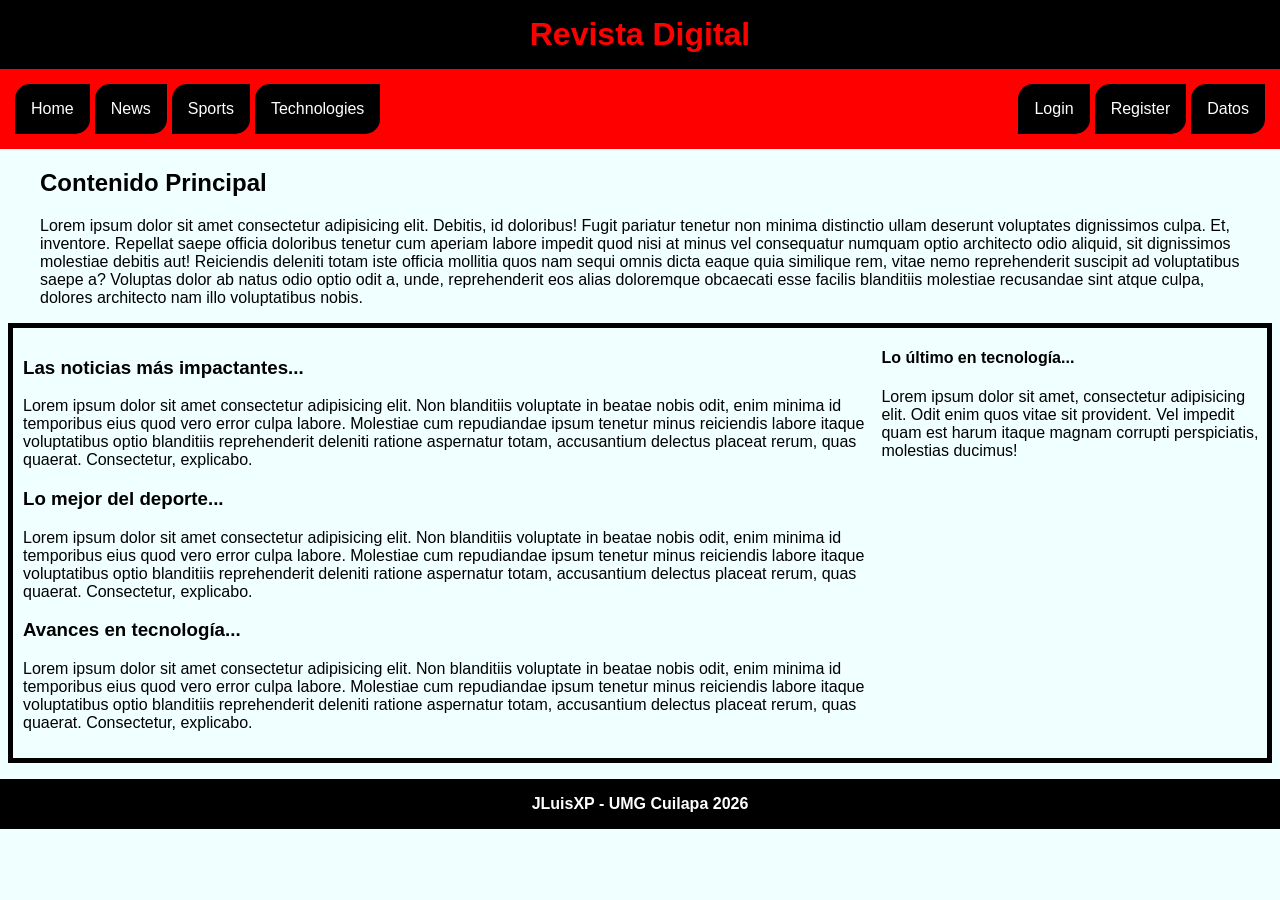
<file: index.html>
<!DOCTYPE html>
<html lang="en">

<head>
    <meta charset="UTF-8">
    <meta name="viewport" content="width=device-width, initial-scale=1.0">
    <title>Document</title>

    <link rel="stylesheet" href="css/style.css">
</head>

<body>

    <header>

        <h1>Revista Digital</h1>

        <nav>

            <ul>

                <li><a href="">Home</a></li>
                <li><a href="">News</a></li>
                <li><a href="">Sports</a></li>
                <li><a href="">Technologies</a></li>

            </ul>

            <ul>
                <li><a href="auth/login-form.html">Login</a></li>
                <li><a href="auth/register-form.html">Register</a></li>
                <li>
                    <a href="auth/datos-form.html">Datos</a>
                </li>
            </ul>


        </nav>

    </header>

    <main>

        <h2>Contenido Principal</h2>

        <p>
            Lorem ipsum dolor sit amet consectetur adipisicing elit. Debitis, id doloribus! Fugit pariatur tenetur non
            minima distinctio ullam deserunt voluptates dignissimos culpa. Et, inventore. Repellat saepe officia
            doloribus tenetur cum aperiam labore impedit quod nisi at minus vel consequatur numquam optio architecto
            odio aliquid, sit dignissimos molestiae debitis aut! Reiciendis deleniti totam iste officia mollitia quos
            nam sequi omnis dicta eaque quia similique rem, vitae nemo reprehenderit suscipit ad voluptatibus saepe a?
            Voluptas dolor ab natus odio optio odit a, unde, reprehenderit eos alias doloremque obcaecati esse facilis
            blanditiis molestiae recusandae sint atque culpa, dolores architecto nam illo voluptatibus nobis.
        </p>

    </main>

    <div class="container">

        <section>
            <article>
                <h3>Las noticias más impactantes...</h3>
                <p>
                    Lorem ipsum dolor sit amet consectetur adipisicing elit. Non blanditiis voluptate in beatae nobis
                    odit, enim minima id temporibus eius quod vero error culpa labore. Molestiae cum repudiandae ipsum
                    tenetur minus reiciendis labore itaque voluptatibus optio blanditiis reprehenderit deleniti ratione
                    aspernatur totam, accusantium delectus placeat rerum, quas quaerat. Consectetur, explicabo.
                </p>
            </article>

            <article>
                <h3>Lo mejor del deporte...</h3>
                <p>
                    Lorem ipsum dolor sit amet consectetur adipisicing elit. Non blanditiis voluptate in beatae nobis
                    odit, enim minima id temporibus eius quod vero error culpa labore. Molestiae cum repudiandae ipsum
                    tenetur minus reiciendis labore itaque voluptatibus optio blanditiis reprehenderit deleniti ratione
                    aspernatur totam, accusantium delectus placeat rerum, quas quaerat. Consectetur, explicabo.
                </p>
            </article>

            <article>
                <h3>Avances en tecnología...</h3>
                <p>
                    Lorem ipsum dolor sit amet consectetur adipisicing elit. Non blanditiis voluptate in beatae nobis
                    odit, enim minima id temporibus eius quod vero error culpa labore. Molestiae cum repudiandae ipsum
                    tenetur minus reiciendis labore itaque voluptatibus optio blanditiis reprehenderit deleniti ratione
                    aspernatur totam, accusantium delectus placeat rerum, quas quaerat. Consectetur, explicabo.
                </p>
            </article>


        </section>

        <aside>
            <h4>Lo último en tecnología...</h4>
            <p>
                Lorem ipsum dolor sit amet, consectetur adipisicing elit. Odit enim quos vitae sit provident. Vel
                impedit quam est harum itaque magnam corrupti perspiciatis, molestias ducimus!
            </p>
        </aside>

    </div>

    <footer>
        <strong>JLuisXP - UMG Cuilapa 2026</strong>
    </footer>

</body>



</html>
</file>
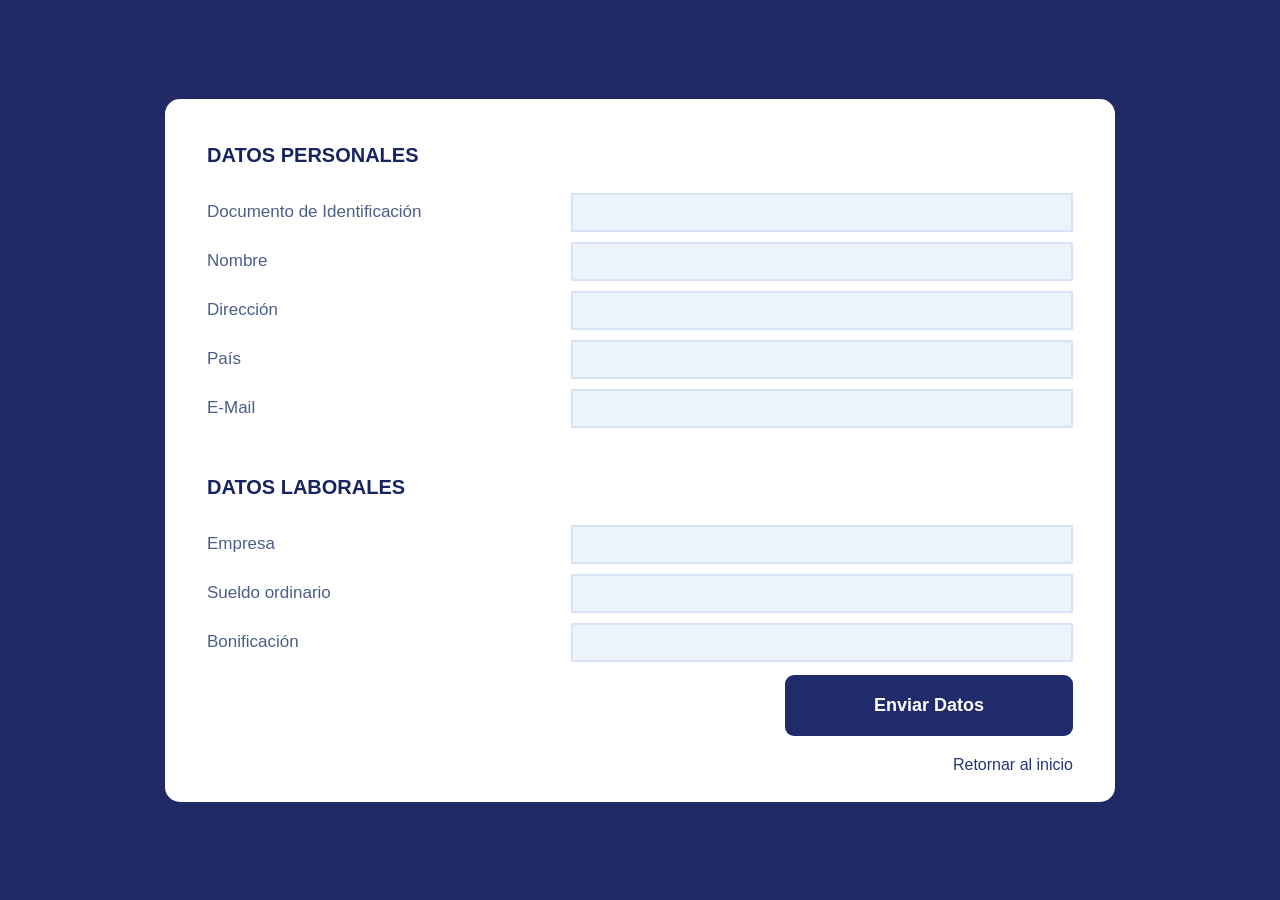
<file: auth/datos-form.html>
<!DOCTYPE html>
<html lang="es">

<head>
    <meta charset="UTF-8">
    <meta name="viewport" content="width=device-width, initial-scale=1.0">

    <title>Formulario de Datos</title>

    <link rel="stylesheet" href="../css/datos-form.css">
</head>

<body>

    <main class="form-container">

        <form action="#" method="post">

            <section class="form-section">

                <h2>DATOS PERSONALES</h2>

                <div class="form-row">
                    <label for="documento">
                        Documento de Identificación
                    </label>

                    <input
                        type="text"
                        id="documento"
                        name="documento"
                        required
                    >
                </div>

                <div class="form-row">
                    <label for="nombre">Nombre</label>

                    <input
                        type="text"
                        id="nombre"
                        name="nombre"
                        required
                    >
                </div>

                <div class="form-row">
                    <label for="direccion">Dirección</label>

                    <input
                        type="text"
                        id="direccion"
                        name="direccion"
                        required
                    >
                </div>

                <div class="form-row">
                    <label for="pais">País</label>

                    <input
                        type="text"
                        id="pais"
                        name="pais"
                        required
                    >
                </div>

                <div class="form-row">
                    <label for="email">E-Mail</label>

                    <input
                        type="email"
                        id="email"
                        name="email"
                        required
                    >
                </div>

            </section>


            <section class="form-section">

                <h2>DATOS LABORALES</h2>

                <div class="form-row">
                    <label for="empresa">Empresa</label>

                    <input
                        type="text"
                        id="empresa"
                        name="empresa"
                        required
                    >
                </div>

                <div class="form-row">
                    <label for="sueldo">Sueldo ordinario</label>

                    <input
                        type="number"
                        id="sueldo"
                        name="sueldo"
                        min="0"
                        step="0.01"
                        required
                    >
                </div>

                <div class="form-row">
                    <label for="bonificacion">Bonificación</label>

                    <input
                        type="number"
                        id="bonificacion"
                        name="bonificacion"
                        min="0"
                        step="0.01"
                        required
                    >
                </div>

            </section>

            <div class="button-container">
                <button type="submit">
                    Enviar Datos
                </button>
            </div>

            <a class="home-link" href="../index.html">
                Retornar al inicio
            </a>

        </form>

    </main>

</body>

</html>
</file>
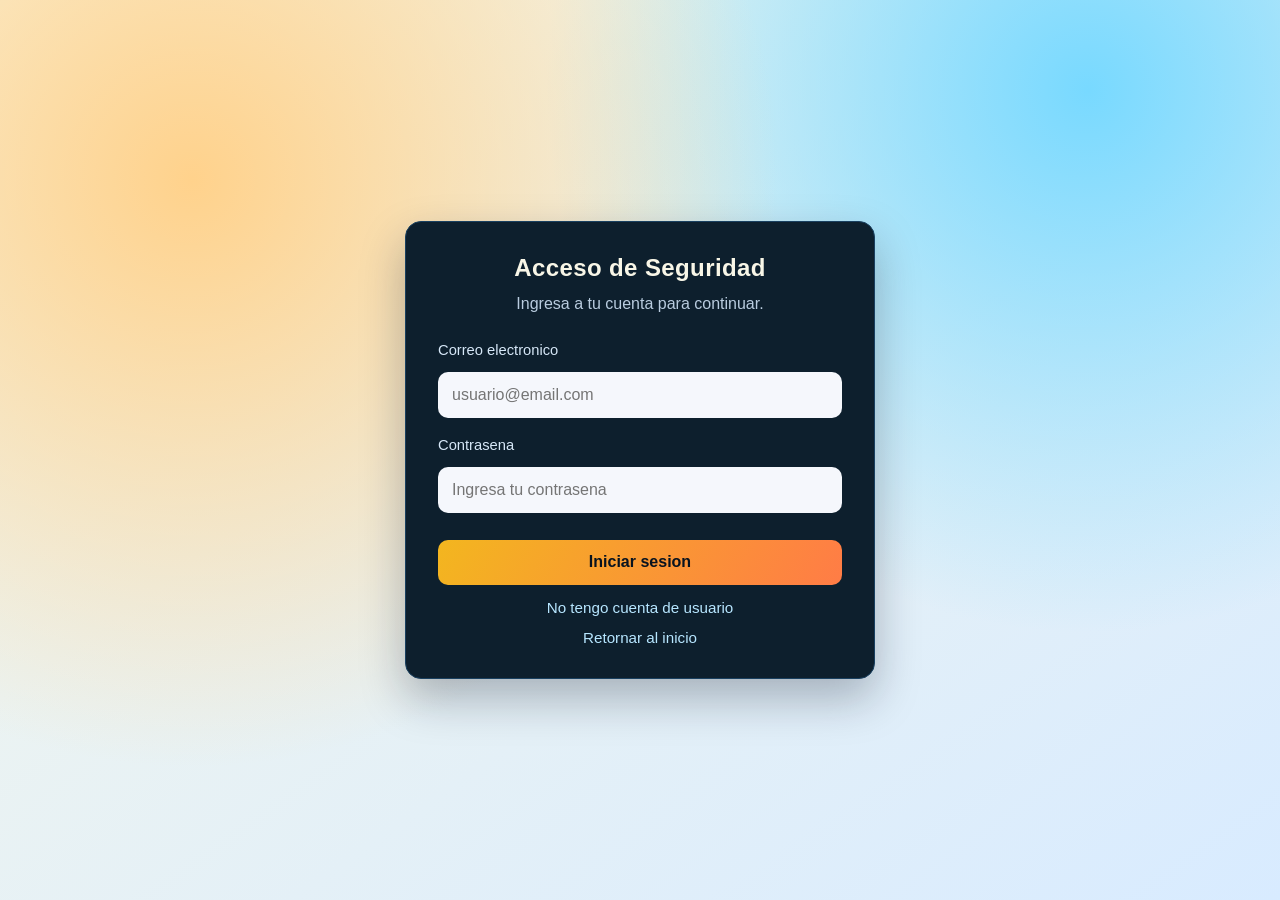
<file: auth/login-form.html>
<!DOCTYPE html>
<html lang="en">

<head>
    <meta charset="UTF-8">
    <meta name="viewport" content="width=device-width, initial-scale=1.0">
    <title>Login | Revista Digital</title>
    <link rel="stylesheet" href="../css/form-style.css">
</head>

<body>
    <main class="auth-wrapper">
        <form class="auth-card" action="#" method="post" autocomplete="on">
            <h2>Acceso de Seguridad</h2>
            <p class="form-subtitle">Ingresa a tu cuenta para continuar.</p>

            <label for="login-email">Correo electronico</label>
            <input id="login-email" type="email" name="email" placeholder="usuario@email.com" required>

            <label for="login-password">Contrasena</label>
            <input id="login-password" type="password" name="password" placeholder="Ingresa tu contrasena" minlength="8" required>

            <button type="submit">Iniciar sesion</button>

            <a href="../auth/register-form.html">No tengo cuenta de usuario</a>
            <a href="../index.html">Retornar al inicio</a>
        </form>
    </main>
</body>

</html>
</file>
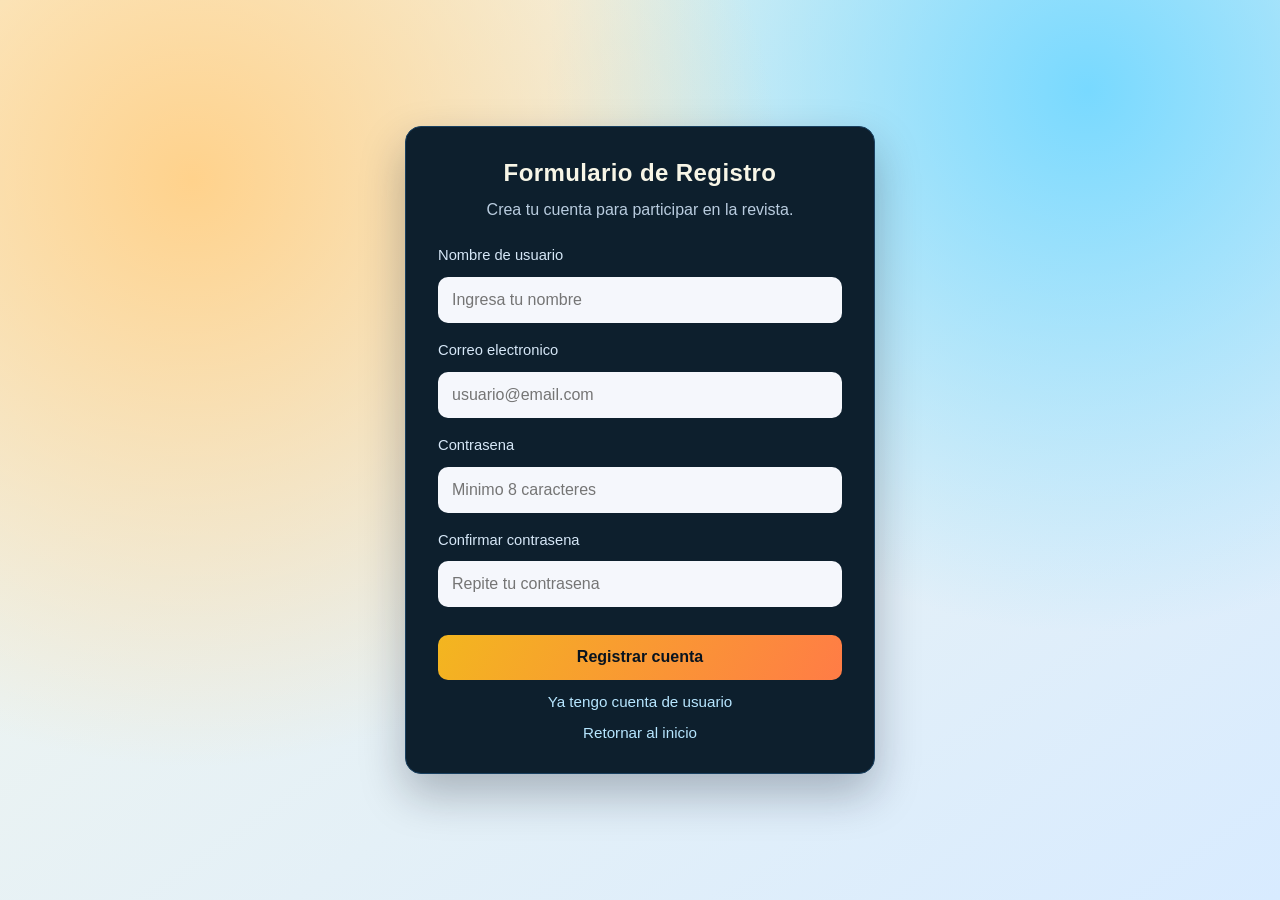
<file: auth/register-form.html>
<!DOCTYPE html>
<html lang="en">

<head>
    <meta charset="UTF-8">
    <meta name="viewport" content="width=device-width, initial-scale=1.0">
    <title>Registro | Revista Digital</title>
    <link rel="stylesheet" href="../css/form-style.css">
</head>

<body>
    <main class="auth-wrapper">
        <form class="auth-card" action="#" method="post" autocomplete="on">
            <h2>Formulario de Registro</h2>
            <p class="form-subtitle">Crea tu cuenta para participar en la revista.</p>

            <label for="register-name">Nombre de usuario</label>
            <input id="register-name" type="text" name="name" placeholder="Ingresa tu nombre" minlength="3" required>

            <label for="register-email">Correo electronico</label>
            <input id="register-email" type="email" name="email" placeholder="usuario@email.com" required>

            <label for="register-password">Contrasena</label>
            <input id="register-password" type="password" name="password" placeholder="Minimo 8 caracteres" minlength="8" required>

            <label for="register-confirm">Confirmar contrasena</label>
            <input id="register-confirm" type="password" name="confirm_password" placeholder="Repite tu contrasena" minlength="8" required>

            <button type="submit">Registrar cuenta</button>

            <a href="../auth/login-form.html">Ya tengo cuenta de usuario</a>
            <a href="../index.html">Retornar al inicio</a>
        </form>
    </main>
</body>

</html>
</file>
<file: css/style.css>
body{
    background-color: azure;
    margin: 0px;
    font-family: Arial, Helvetica, sans-serif;
}

header, footer {
    background-color: black;
}

header h1{
    color: red;
    margin: 0px;
    padding: 1rem;
    text-align: center;
}

nav{
    background-color: red;
    display: flex;
    justify-content: space-between;
}

nav ul{
    list-style: none;
    display: flex;
    margin: 0px;
    padding: 15px;
    gap: 5px;
}

nav li {
    background-color: black;
    border-radius: 15px 0px 15px 0px;
}

nav a{
    color: white;
    display: block;
    padding: 1rem;
    text-decoration: none;
}

nav a:hover{
    background-color: red;
    color: black;
}

main {
    max-width: 1200px;
    margin: auto;
}

.container {
    border: 5px solid black;
    display: flex;
    margin: 0.5rem;
}

section{
    padding: 10px;
}

footer{
    color: white;
    margin-top: 1rem;
    padding: 1rem;
    text-align: center;
}

@media (max-width:400px){
    nav ul{
        flex-direction: column;
    }

    .container {
        flex-direction: column;
    }
}
</file>
<file: css/datos-form.css>
* {
    box-sizing: border-box;
    margin: 0;
    padding: 0;
}

body {
    background-color: #202b65;
    font-family: Arial, Helvetica, sans-serif;
    min-height: 100vh;

    display: flex;
    justify-content: center;
    align-items: center;

    padding: 12px;
}

.form-container {
    background-color: #ffffff;

    width: min(100%, 950px);

    border-radius: 15px;

    padding: 45px 42px 28px;
}

form {
    width: 100%;
}

.form-section {
    margin-bottom: 48px;
}

.form-section h2 {
    color: #172460;

    font-size: 20px;
    font-weight: 700;

    margin-bottom: 26px;
}

.form-row {
    display: grid;

    grid-template-columns: 42% 58%;

    align-items: center;

    margin-bottom: 10px;
}

.form-row label {
    color: #4c5d88;

    font-size: 17px;
}

.form-row input {
    width: 100%;
    height: 39px;

    background-color: #edf3fc;

    border: 2px solid #d8e4f5;
    border-radius: 0;

    color: #26365d;

    font-size: 16px;

    padding: 7px 10px;

    transition:
        border-color 0.2s ease,
        box-shadow 0.2s ease;
}

.form-row input:focus {
    outline: none;

    border-color: #243275;

    box-shadow: 0 0 0 3px rgba(36, 50, 117, 0.12);
}

.button-container {
    display: flex;
    justify-content: flex-end;

    margin-top: -35px;
}

button {
    background-color: #202b6c;

    color: white;

    border: none;
    border-radius: 9px;

    font-size: 18px;
    font-weight: bold;

    min-width: 288px;

    padding: 20px 35px;

    cursor: pointer;

    transition:
        background-color 0.2s ease,
        transform 0.2s ease;
}

button:hover {
    background-color: #151f55;

    transform: translateY(-1px);
}

.home-link {
    color: #263674;

    display: block;

    margin-top: 20px;

    text-align: right;
    text-decoration: none;
}

.home-link:hover {
    text-decoration: underline;
}


/* Diseño responsive */

@media (max-width: 700px) {

    .form-container {
        padding: 30px 22px;
    }

    .form-row {
        grid-template-columns: 1fr;
        gap: 7px;

        margin-bottom: 18px;
    }

    .button-container {
        margin-top: 0;
    }

    button {
        width: 100%;
        min-width: 0;
    }

    .home-link {
        text-align: center;
    }
}
</file>
<file: css/form-style.css>
* {
    box-sizing: border-box;
    margin: 0;
    padding: 0;
}

body {
    font-family: "Segoe UI", Tahoma, Geneva, Verdana, sans-serif;
    background:
        radial-gradient(circle at 15% 20%, #ffd28c 0%, transparent 45%),
        radial-gradient(circle at 85% 10%, #78d9ff 0%, transparent 40%),
        linear-gradient(145deg, #f7f8ea, #d8ebff);
    display: flex;
    justify-content: center;
    align-items: center;
    min-height: 100vh;
    padding: 1.5rem;
}

.auth-wrapper {
    width: 100%;
    display: flex;
    justify-content: center;
}

.auth-card {
    background: #0d1f2d;
    border: 1px solid #194060;
    border-radius: 16px;
    box-shadow: 0 20px 45px rgba(10, 19, 36, 0.28);
    display: flex;
    flex-direction: column;
    gap: 0.85rem;
    padding: 2rem;
    width: min(100%, 470px);
}

h2 {
    color: #f8f6e7;
    text-align: center;
    letter-spacing: 0.4px;
}

.form-subtitle {
    color: #b9ccdf;
    text-align: center;
    margin-bottom: 0.6rem;
}

input {
    background-color: #f5f7fc;
    border: 2px solid transparent;
    border-radius: 10px;
    color: #102133;
    font-size: 1rem;
    padding: 0.75rem;
    transition: border-color 0.2s ease, box-shadow 0.2s ease;
}

label {
    color: #d6e7f7;
    font-size: 0.92rem;
    margin-top: 0.35rem;
}

input:focus {
    outline: none;
    border-color: #27d5c4;
    box-shadow: 0 0 0 3px rgba(39, 213, 196, 0.28);
}

button {
    background: linear-gradient(120deg, #f3b61f, #ff7c46);
    border: none;
    border-radius: 10px;
    color: #08131f;
    cursor: pointer;
    font-size: 1rem;
    font-weight: 700;
    margin-top: 0.85rem;
    padding: 0.85rem;
    transition: transform 0.18s ease, box-shadow 0.18s ease;
}

button:hover {
    transform: translateY(-1px);
    box-shadow: 0 10px 20px rgba(255, 124, 70, 0.32);
}

a {
    color: #b7e6ff;
    font-size: 0.95rem;
    text-align: center;
    text-decoration: none;
}

a:hover {
    text-decoration: underline;
}

@media (max-width: 520px) {
    .auth-card {
        padding: 1.4rem;
        border-radius: 12px;
    }

    h2 {
        font-size: 1.35rem;
    }
}
</file>
